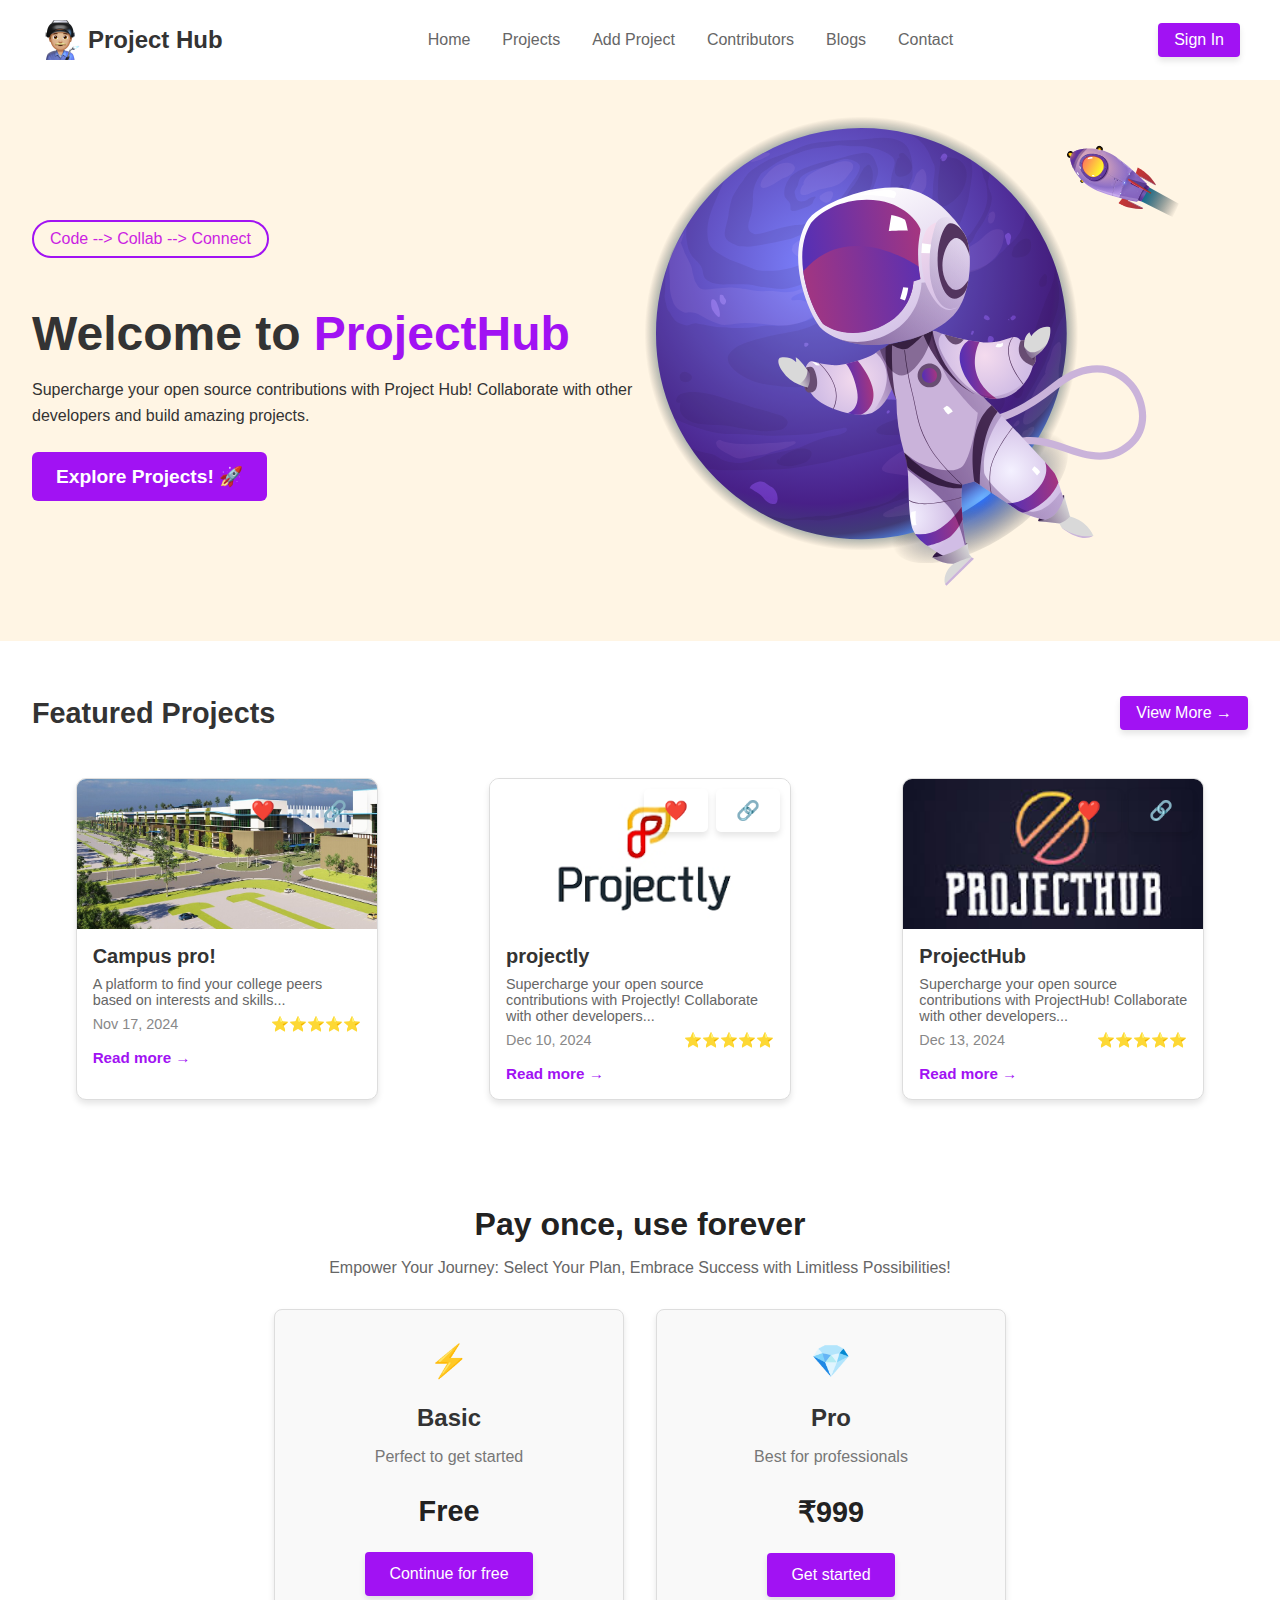
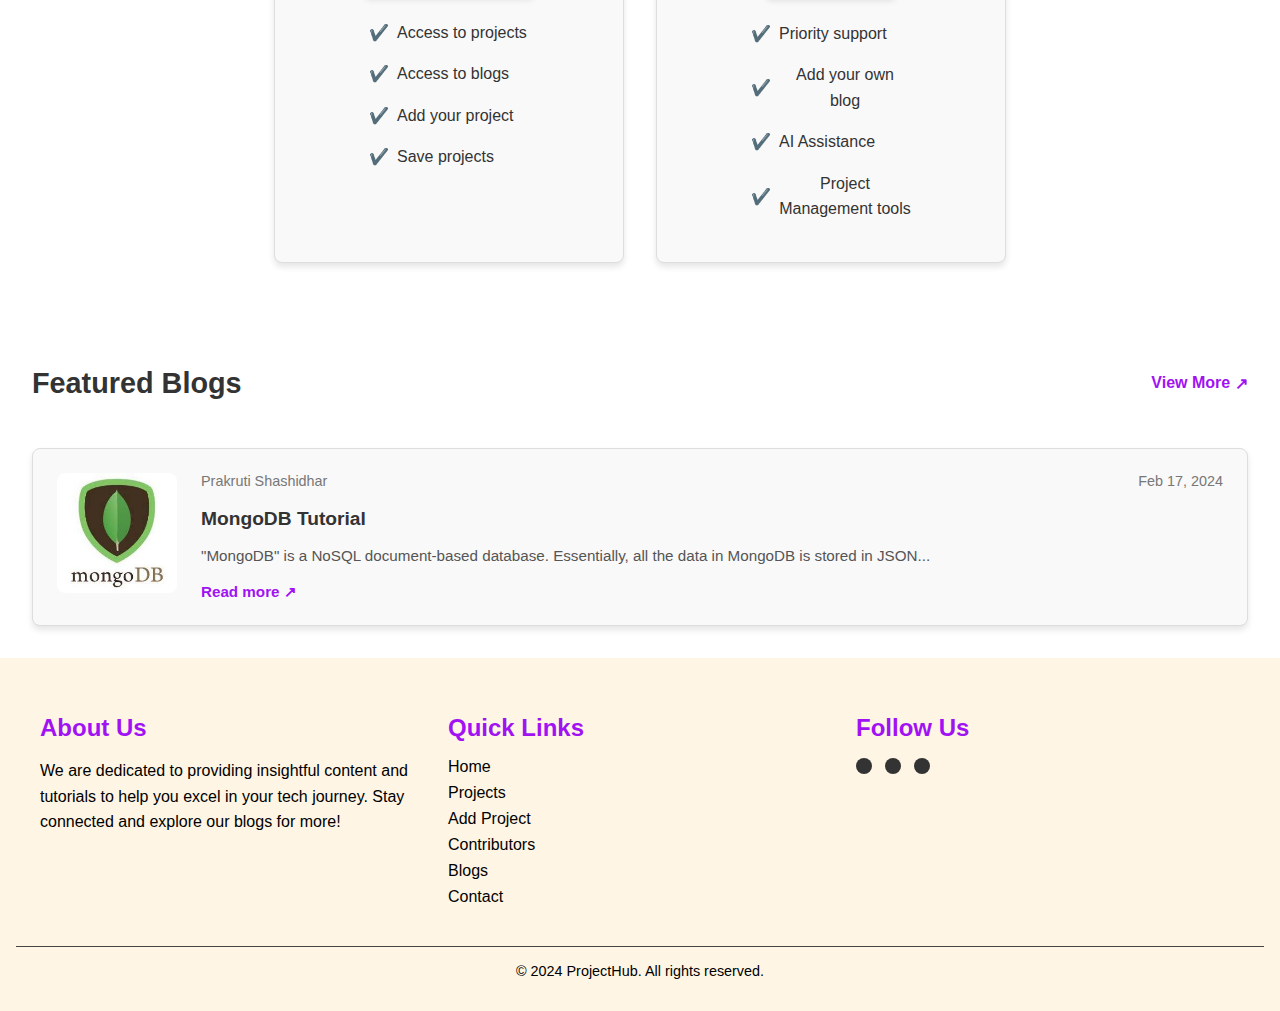
<file: index.html>
<!DOCTYPE html>
<html lang="en">
<head>
    <meta charset="UTF-8">
    <meta name="viewport" content="width=device-width, initial-scale=1.0">
    <title>ProjectHub</title>
    <link rel="stylesheet" href="styles.css">
</head>
<body style =" 
margin-top: 0px;
margin-bottom: 0px;
margin-right: 0px;
margin-left: 0px;">
    <header>
        <div class="logo">
            <img src="logo.png" alt="Project Hub Logo" style = "width:40px;
            height:40px;
            " />
            <h1>Project Hub</h1>
        </div>
        <nav>
            <ul>
                <li><a href="index.html">Home</a></li>
                <li><a href="project.html">Projects</a></li>
                <li><a href="#">Add Project</a></li>
                <li><a href="contributor.html">Contributors</a></li>
                <li><a href="blog.html">Blogs</a></li>
                <li><a href="contact.html">Contact</a></li>
            </ul>
        </nav>
        <button class="sign-in">Sign In</button>
    </header>
    

    <main>
        <section class="hero">
            <div class="hero-content">
                <div class="tagline">Code --> Collab --> Connect</div>
                <h1>Welcome to <span class="highlight">ProjectHub</span></h1>
                <p>Supercharge your open source contributions with Project Hub! Collaborate with other developers and build amazing projects.</p>
                <a href="project.html" class="explore-button">Explore Projects! <span>🚀</span></a>
            </div>
            <div class="hero-image">
                <img src="astronaut.svg" alt="Astronaut Illustration">
            </div>
        </section>

        <section class="featured-projects">
            <div class="section-header">
                <h2>Featured Projects</h2>
                <button class="view-more-btn">View More &rarr;</button>
            </div>
            <div class="projects-grid">
                <!-- Card 1 -->
                <div class="project-card">
                    <img src="campus-ping.jpg" alt="Campus Ping Project">
                    <div class="project-details">
                        <h3>Campus pro!</h3>
                        <p>A platform to find your college peers based on interests and skills...</p>
                        <div class="project-meta">
                            <span class="date">Nov 17, 2024</span>
                            <div class="rating">⭐⭐⭐⭐⭐</div>
                        </div>
                        <a href="#" class="read-more">Read more &rarr;</a>
                    </div>
                    <div class="project-actions">
                        <button class="like-btn">❤️</button>
                        <button class="share-btn">🔗</button>
                    </div>
                </div>
                <!-- Card 2 -->
                <div class="project-card">
                    <img src="project-hub.png" alt="Project Hub">
                    <div class="project-details">
                        <h3>projectly</h3>
                        <p>Supercharge your open source contributions with Projectly! Collaborate with other developers...</p>
                        <div class="project-meta">
                            <span class="date">Dec 10, 2024</span>
                            <div class="rating">⭐⭐⭐⭐⭐</div>
                        </div>
                        <a href="#" class="read-more">Read more &rarr;</a>
                    </div>
                    <div class="project-actions">
                        <button class="like-btn">❤️</button>
                        <button class="share-btn">🔗</button>
                    </div>
                </div>
                <!-- Card 3 -->
                <div class="project-card">
                    <img src="project-hub.jpg" alt="Project Hub">
                    <div class="project-details">
                        <h3>ProjectHub</h3>
                        <p>Supercharge your open source contributions with ProjectHub! Collaborate with other developers...</p>
                        <div class="project-meta">
                            <span class="date">Dec 13, 2024</span>
                            <div class="rating">⭐⭐⭐⭐⭐</div>
                        </div>
                        <a href="#" class="read-more">Read more &rarr;</a>
                    </div>
                    <div class="project-actions">
                        <button class="like-btn">❤️</button>
                        <button class="share-btn">🔗</button>
                    </div>
                </div>
            </div>
        </section>
        
        <section class="pricing-section">
            <h2>Pay once, use forever</h2>
            <p class="subtitle">Empower Your Journey: Select Your Plan, Embrace Success with Limitless Possibilities!</p>
            <div class="pricing-cards">
                <!-- Basic Plan -->
                <div class="pricing-card">
                    <div class="icon">⚡</div>
                    <h3>Basic</h3>
                    <p class="plan-description">Perfect to get started</p>
                    <p class="price">Free</p>
                    <button class="action-button">Continue for free</button>
                    <ul class="features">
                        <li><span class="checkmark">✔️</span> Access to projects</li>
                        <li> <span class="checkmark">✔️</span> Access to blogs</li>
                        <li><span class="checkmark">✔️</span> Add your project</li>
                        <li><span class="checkmark">✔️</span> Save projects</li>
                    </ul>
                </div>
                <!-- Pro Plan -->
                <div class="pricing-card">
                    <div class="icon">💎</div>
                    <h3>Pro</h3>
                    <p class="plan-description">Best for professionals</p>
                    <p class="price">₹999</p>
                    <button class="action-button">Get started</button>
                    <ul class="features">
                        <li>
                            <span class="checkmark">✔️</span> Priority support
                        </li>
                        <li>
                            <span class="checkmark">✔️</span> Add your own blog
                        </li>
                        <li>
                            <span class="checkmark">✔️</span> AI Assistance
                        </li>
                        <li>
                            <span class="checkmark">✔️</span> Project Management tools
                        </li>
                    </ul>
                </div>
            </div>
        </section>
        <section class="featured-blogs">
            <div class="header">
                <h2>Featured Blogs</h2>
                <a href="#" class="view-more">View More <span>↗</span></a>
            </div>
            <div class="blog-card">
                <div class="blog-image">
                    <img src="mongo.jpg" alt="Blog Thumbnail" />
                </div>
                <div class="blog-content">
                    <div class="blog-meta">
                        <span class="author">Prakruti Shashidhar</span>
                        <span class="date">Feb 17, 2024</span>
                    </div>
                    <h3 class="blog-title">MongoDB Tutorial</h3>
                    <p class="blog-description">
                        "MongoDB" is a NoSQL document-based database. Essentially, all the data in MongoDB is stored in JSON...
                    </p>
                    <a href="#" class="read-more">Read more <span>↗</span></a>
                </div>
            </div>
        </section>
        <footer class="footer">
            <div class="footer-container">
                <div class="footer-section">
                    <h3>About Us</h3>
                    <p>
                        We are dedicated to providing insightful content and tutorials to help you excel in your tech journey. Stay connected and explore our blogs for more!
                    </p>
                </div>
                <div class="footer-section">
                    <h3>Quick Links</h3>
                    <ul>
                        <li><a href="index.html">Home</a></li>
                        <li><a href="project.html">Projects</a></li>
                        <li><a href="#">Add Project</a></li>
                        <li><a href="contributor.html">Contributors</a></li>
                        <li><a href="blog.html">Blogs</a></li>
                        <li><a href="contact.html">Contact</a></li>
                    </ul>
                </div>
                <div class="footer-section">
                    <h3>Follow Us</h3>
                    <div class="social-links">
                        <a href="https://github.com/spraa" class="social-icon"><i class="devicon-github-original"></i></a>
                        <a href="https://x.com/Purplettearmy" class="social-icon"><i class="devicon-twitter-original"></i></a>
                        <a href="https:www.linkedin.com/in/prakrutishashidhar" class="social-icon">
                            <i class="devicon-linkedin-plain"></i>
                          </a>
                    </div>
                </div>
            </div>
            <div class="footer-bottom">
                <p>&copy; 2024 ProjectHub. All rights reserved.</p>
            </div>
        </footer>
                   
    </main>
</body>
</html>
</file>
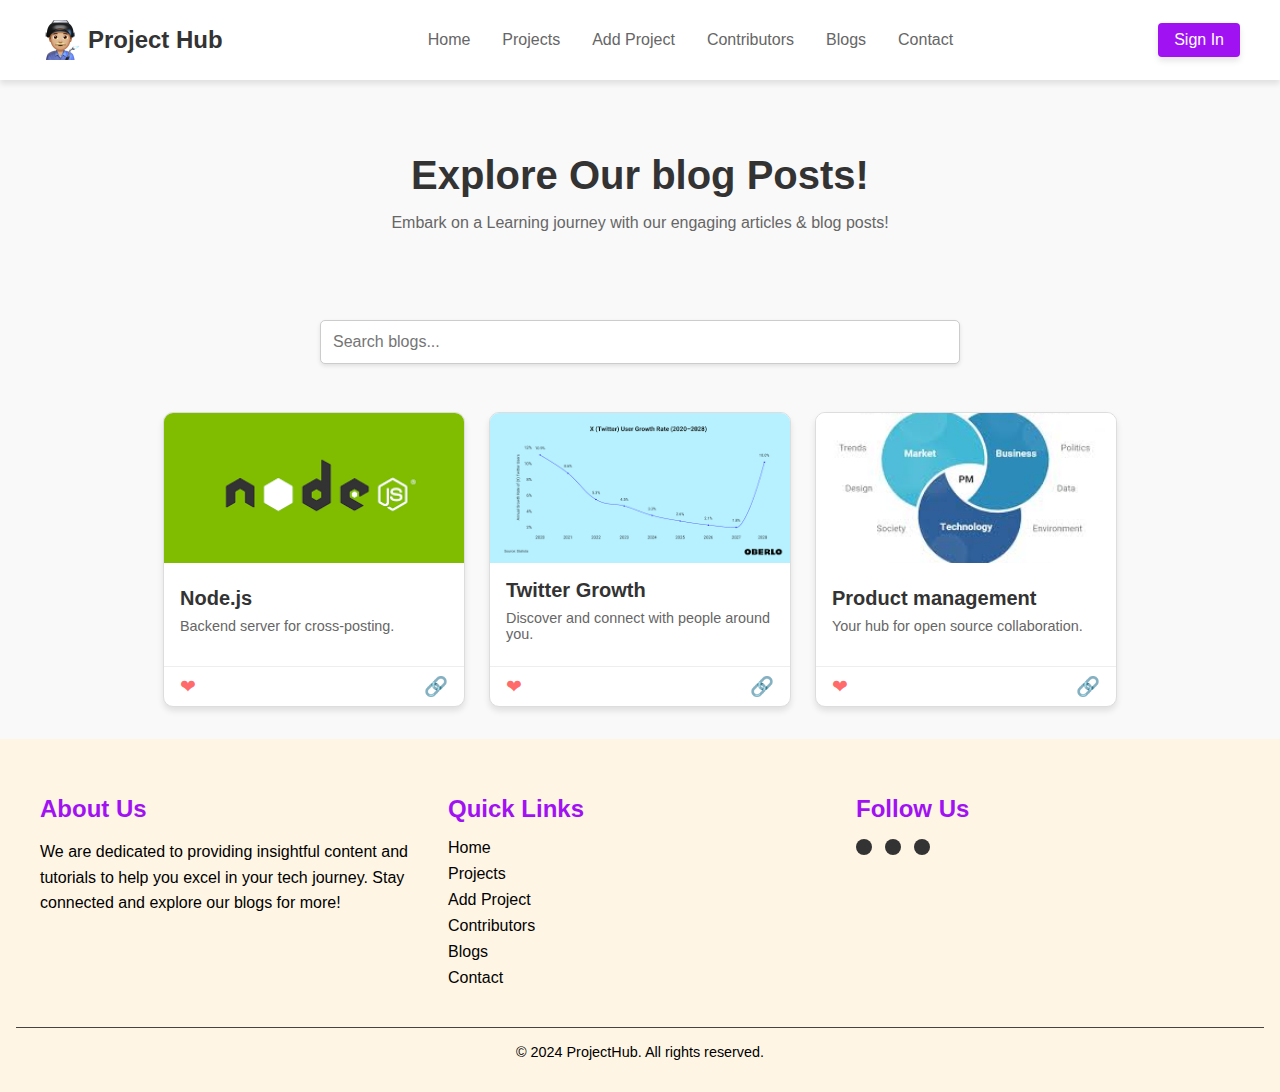
<file: blog.html>
<!DOCTYPE html>
<html lang="en">
<head>
    <meta charset="UTF-8">
    <meta name="viewport" content="width=device-width, initial-scale=1.0">
    <title>Project Hub</title>
    <link rel="stylesheet" href="styles.css">
</head>
<body style="margin: 0;">

    <!-- Header Section -->
    <header>
        <div class="logo">
            <img src="logo.png" alt="Project Hub Logo" style="width: 40px; height: 40px;">
            <h1>Project Hub</h1>
        </div>
        <nav>
            <ul>
                <li><a href="index.html">Home</a></li>
                <li><a href="project.html">Projects</a></li>
                <li><a href="#">Add Project</a></li>
                <li><a href="contributor.html">Contributors</a></li>
                <li><a href="blog.html">Blogs</a></li>
                <li><a href="contact.html">Contact</a></li>
            </ul>
        </nav>
        <button class="sign-in">Sign In</button>
    </header>

    <!-- Main Content -->
    <main>
        <!-- Introduction Section -->
        <div class="maintext">
            <h1>Explore Our blog Posts!</h1>
            <p>Embark on a Learning journey with our engaging articles & blog posts!</p>
        </div>

        <!-- Search Bar -->
        <div class="search-bar2">
            <input type="text" placeholder="Search blogs...">
        </div>

        <!-- Projects Section -->
        <section class="projects">
            <!-- Project Card 1 -->
            <div class="project-card">
                <img src="nodejs.png" alt="Project Thumbnail">
                <div class="content">
                    <h3>Node.js</h3>
                    <p>Backend server for cross-posting.</p>
                </div>
                <div class="actions">
                    <span class="icon">❤</span>
                    <span class="icon">🔗</span>
                </div>
            </div>

            <!-- Project Card 2 -->
            <div class="project-card">
                <img src="twittergrowth.png" alt="Project Thumbnail">
                <div class="content">
                    <h3>Twitter Growth</h3>
                    <p>Discover and connect with people around you.</p>
                </div>
                <div class="actions">
                    <span class="icon">❤</span>
                    <span class="icon">🔗</span>
                </div>
            </div>

            <!-- Project Card 3 -->
            <div class="project-card">
                <img src="pm.jpg" alt="Project Thumbnail">
                <div class="content">
                    <h3>Product management</h3>
                    <p>Your hub for open source collaboration.</p>
                </div>
                <div class="actions">
                    <span class="icon">❤</span>
                    <span class="icon">🔗</span>
                </div>
            </div>
        </section>
    </main>

    <!-- Footer Section -->
    <footer class="footer">
        <div class="footer-container">
            <!-- About Us -->
            <div class="footer-section">
                <h3>About Us</h3>
                <p>
                    We are dedicated to providing insightful content and tutorials to help you excel in your tech journey. Stay connected and explore our blogs for more!
                </p>
            </div>

            <!-- Quick Links -->
            <div class="footer-section">
                <h3>Quick Links</h3>
                <ul>
                    <li><a href="index.html">Home</a></li>
                <li><a href="project.html">Projects</a></li>
                <li><a href="#">Add Project</a></li>
                <li><a href="contributor.html">Contributors</a></li>
                <li><a href="blog.html">Blogs</a></li>
                <li><a href="contact.html">Contact</a></li>
                </ul>
            </div>

            <!-- Follow Us -->
            <div class="footer-section">
                <h3>Follow Us</h3>
                <div class="social-links">
                    <a href="https://github.com/spraa" class="social-icon"><i class="devicon-github-original"></i></a>
                    <a href="https://x.com/Purplettearmy" class="social-icon"><i class="devicon-twitter-original"></i></a>
                    <a href="https:www.linkedin.com/in/prakrutishashidhar" class="social-icon">
                        <i class="devicon-linkedin-plain"></i>
                      </a>
                </div>
            </div>
        </div>

        <!-- Footer Bottom -->
        <div class="footer-bottom">
            <p>&copy; 2024 ProjectHub. All rights reserved.</p>
        </div>
    </footer>

</body>
</html>
</file>
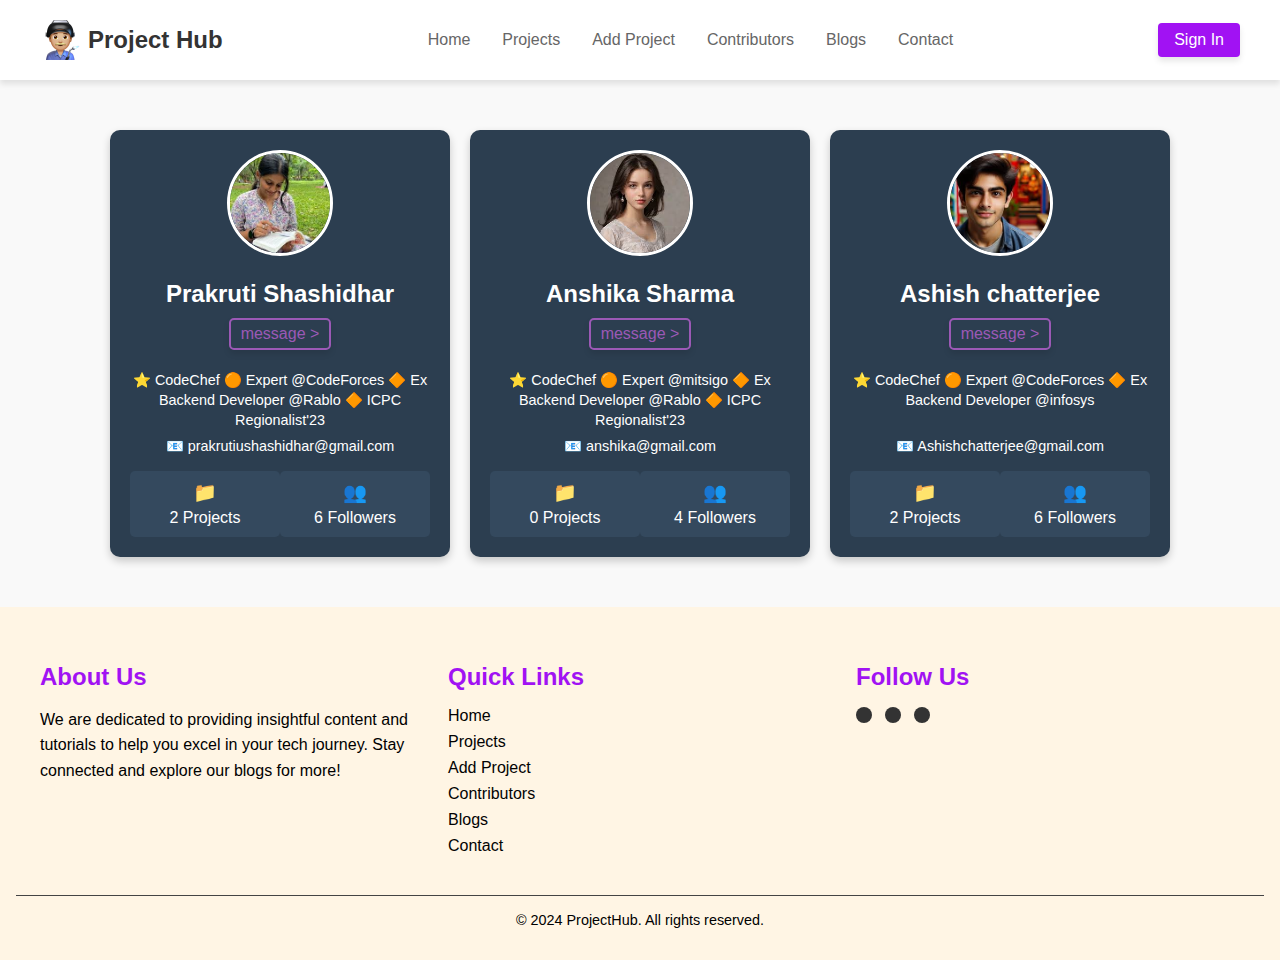
<file: contributor.html>
<!DOCTYPE html>
<html lang="en">
<head>
    <meta charset="UTF-8">
    <meta name="viewport" content="width=device-width, initial-scale=1.0">
    <title>Project Hub</title>
    <link rel="stylesheet" href="styles.css">
</head>
<body style="margin: 0;">

    <!-- Header Section -->
    <header>
        <div class="logo">
            <img src="logo.png" alt="Project Hub Logo" style="width: 40px; height: 40px;">
            <h1>Project Hub</h1>
        </div>
        <nav>
            <ul>
                <li><a href="index.html">Home</a></li>
                <li><a href="project.html">Projects</a></li>
                <li><a href="#">Add Project</a></li>
                <li><a href="contributor.html">Contributors</a></li>
                <li><a href="blog.html">Blogs</a></li>
                <li><a href="contact.html">Contact</a></li>
            </ul>
        </nav>
        <button class="sign-in">Sign In</button>
    </header>
    <body>
        <div class="card-container">
            <!-- User Card 1 -->
            <div class="user-card">
                <div class="profile">
                    <img src="prakrutis.jpg" alt="Ashutosh Gautam">
                    <h2>Prakruti Shashidhar</h2>
                    <button class="message-btn">message &gt;</button>
                    <p>⭐ CodeChef 🟠 Expert @CodeForces 🔶 Ex Backend Developer @Rablo 🔶 ICPC Regionalist'23</p>
                    <p>
                        
                        <span>📧 prakrutiushashidhar@gmail.com</span>
                    </p>
                </div>
                <div class="stats">
                    <div class="stat">
                        <span class="icon">📁</span>
                        <span>2 Projects</span>
                    </div>
                    <div class="stat">
                        <span class="icon">👥</span>
                        <span>6 Followers</span>
                    </div>
                </div>
            </div>
    
            <!-- User Card 2 -->
            <div class="user-card">
                <div class="profile">
                    <img src="anshika.jpg" alt="Anshika Sharma">
                    <h2>Anshika Sharma</h2>
                    <button class="message-btn">message &gt;</button>
                    <p>⭐ CodeChef 🟠 Expert @mitsigo 🔶 Ex Backend Developer @Rablo 🔶 ICPC Regionalist'23</p>
                    <p>
                        
                        <span>📧 anshika@gmail.com</span>
                    </p>
                </div>
                <div class="stats">
                    <div class="stat">
                        <span class="icon">📁</span>
                        <span>0 Projects</span>
                    </div>
                    <div class="stat">
                        <span class="icon">👥</span>
                        <span>4 Followers</span>
                    </div>
                </div>
            </div>
            <!-- User Card 3 -->
            <div class="user-card">
                <div class="profile">
                    <img src="ashish.jpg" alt="Ashutosh Gautam">
                    <h2>Ashish chatterjee</h2>
                    <button class="message-btn">message &gt;</button>
                    <p>⭐ CodeChef 🟠 Expert @CodeForces 🔶 Ex Backend Developer @infosys </p>
                    <p>
                        <a href="#"></a><br>
                        <span>📧 Ashishchatterjee@gmail.com</span>
                    </p>
                </div>
                <div class="stats">
                    <div class="stat">
                        <span class="icon">📁</span>
                        <span>2 Projects</span>
                    </div>
                    <div class="stat">
                        <span class="icon">👥</span>
                        <span>6 Followers</span>
                    </div>
                </div>
            </div>
        </div>
    </body>
    <!-- Footer Section -->
    <footer class="footer">
        <div class="footer-container">
            <!-- About Us -->
            <div class="footer-section">
                <h3>About Us</h3>
                <p>
                    We are dedicated to providing insightful content and tutorials to help you excel in your tech journey. Stay connected and explore our blogs for more!
                </p>
            </div>

            <!-- Quick Links -->
            <div class="footer-section">
                <h3>Quick Links</h3>
                <ul>
                    <li><a href="index.html">Home</a></li>
                    <li><a href="project.html">Projects</a></li>
                    <li><a href="#">Add Project</a></li>
                    <li><a href="contributor.html">Contributors</a></li>
                    <li><a href="blog.html">Blogs</a></li>
                    <li><a href="contact.html">Contact</a></li>
                </ul>
            </div>

            <!-- Follow Us -->
            <div class="footer-section">
                <h3>Follow Us</h3>
                <div class="social-links">
                    <a href="https://github.com/spraa" class="social-icon"><i class="devicon-github-original"></i></a>
                    <a href="https://x.com/Purplettearmy" class="social-icon"><i class="devicon-twitter-original"></i></a>
                    <a href="https:www.linkedin.com/in/prakrutishashidhar" class="social-icon">
                        <i class="devicon-linkedin-plain"></i>
                      </a>
                </div>
            </div>
        </div>

        <!-- Footer Bottom -->
        <div class="footer-bottom">
            <p>&copy; 2024 ProjectHub. All rights reserved.</p>
        </div>
    </footer>
    </html>
</file>
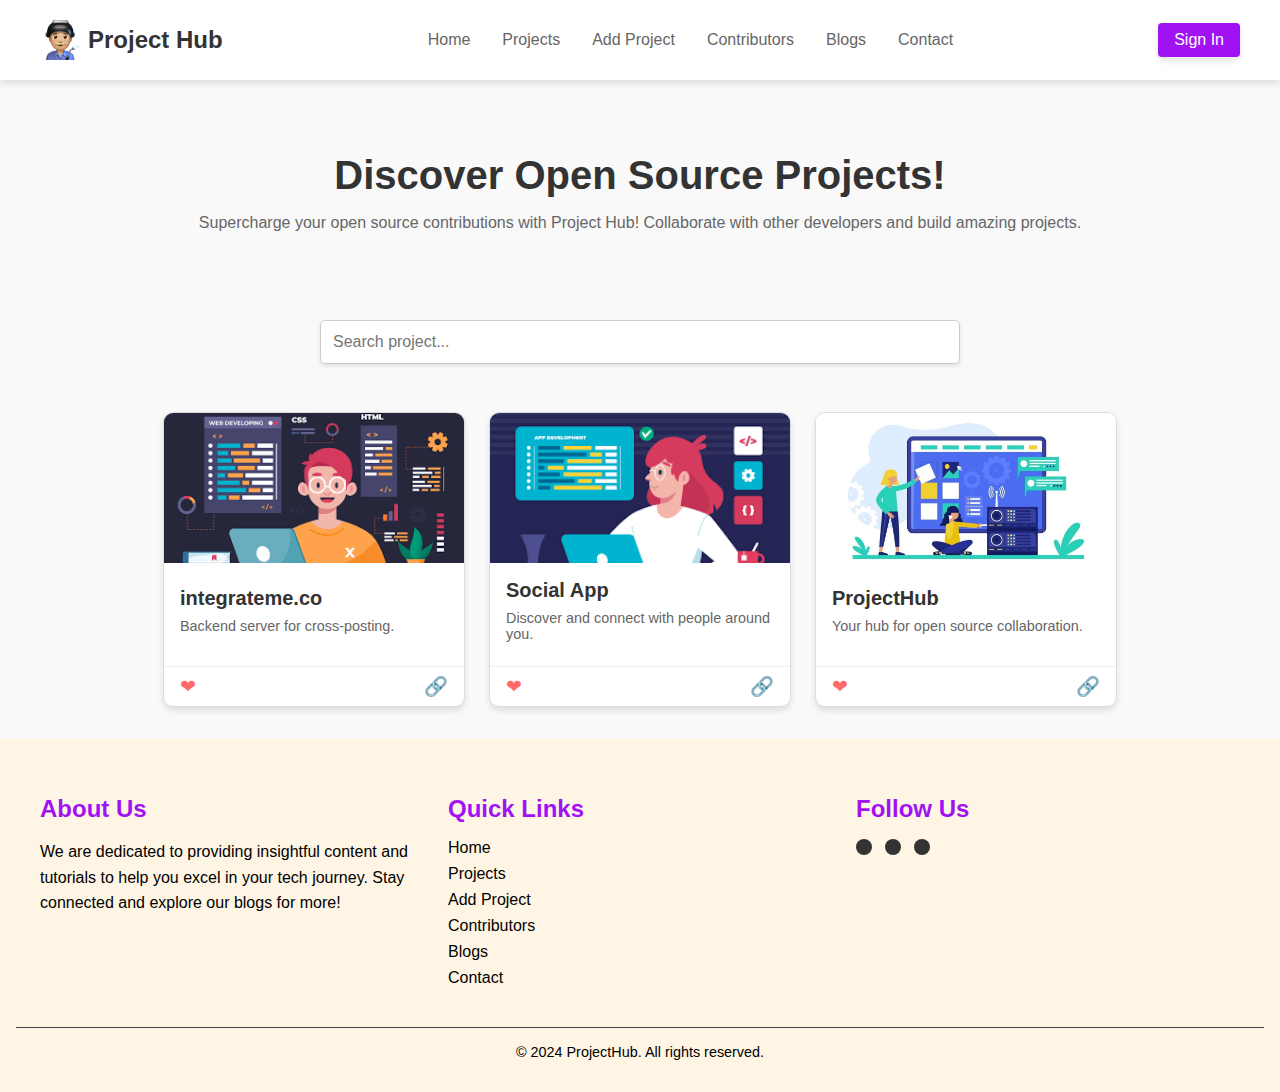
<file: project.html>
<!DOCTYPE html>
<html lang="en">
<head>
    <meta charset="UTF-8">
    <meta name="viewport" content="width=device-width, initial-scale=1.0">
    <title>Project Hub</title>
    <link rel="stylesheet" href="styles.css">
</head>
<body style="margin: 0;">

    <!-- Header Section -->
    <header>
        <div class="logo">
            <img src="logo.png" alt="Project Hub Logo" style="width: 40px; height: 40px;">
            <h1>Project Hub</h1>
        </div>
        <nav>
            <ul>
                <li><a href="index.html">Home</a></li>
                <li><a href="project.html">Projects</a></li>
                <li><a href="#">Add Project</a></li>
                <li><a href="contributor.html">Contributors</a></li>
                <li><a href="blog.html">Blogs</a></li>
                <li><a href="contact.html">Contact</a></li>
            </ul>
        </nav>
        <button class="sign-in">Sign In</button>
    </header>

    <!-- Main Content -->
    <main>
        <!-- Introduction Section -->
        <div class="maintext">
            <h1>Discover Open Source Projects!</h1>
            <p>Supercharge your open source contributions with Project Hub! Collaborate with other developers and build amazing projects.</p>
        </div>

        <!-- Search Bar -->
        <div class="search-bar">
            <input type="text" placeholder="Search project...">
        </div>

        <!-- Projects Section -->
        <section class="projects">
            <!-- Project Card 1 -->
            <div class="project-card">
                <img src="illustration1.png" alt="Project Thumbnail">
                <div class="content">
                    <h3>integrateme.co</h3>
                    <p>Backend server for cross-posting.</p>
                </div>
                <div class="actions">
                    <span class="icon">❤</span>
                    <span class="icon">🔗</span>
                </div>
            </div>

            <!-- Project Card 2 -->
            <div class="project-card">
                <img src="illustration2.png" alt="Project Thumbnail">
                <div class="content">
                    <h3>Social App</h3>
                    <p>Discover and connect with people around you.</p>
                </div>
                <div class="actions">
                    <span class="icon">❤</span>
                    <span class="icon">🔗</span>
                </div>
            </div>

            <!-- Project Card 3 -->
            <div class="project-card">
                <img src="illustration3.png" alt="Project Thumbnail">
                <div class="content">
                    <h3>ProjectHub</h3>
                    <p>Your hub for open source collaboration.</p>
                </div>
                <div class="actions">
                    <span class="icon">❤</span>
                    <span class="icon">🔗</span>
                </div>
            </div>
        </section>
    </main>

    <!-- Footer Section -->
    <footer class="footer">
        <div class="footer-container">
            <!-- About Us -->
            <div class="footer-section">
                <h3>About Us</h3>
                <p>
                    We are dedicated to providing insightful content and tutorials to help you excel in your tech journey. Stay connected and explore our blogs for more!
                </p>
            </div>

            <!-- Quick Links -->
            <div class="footer-section">
                <h3>Quick Links</h3>
                <ul>
                    <li><a href="index.html">Home</a></li>
                    <li><a href="project.html">Projects</a></li>
                    <li><a href="#">Add Project</a></li>
                    <li><a href="contributor.html">Contributors</a></li>
                    <li><a href="blog.html">Blogs</a></li>
                    <li><a href="contact.html">Contact</a></li>
                </ul>
            </div>

            <!-- Follow Us -->
            <div class="footer-section">
                <h3>Follow Us</h3>
                <div class="social-links">
                    <a href="https://github.com/spraa" class="social-icon"><i class="devicon-github-original"></i></a>
                    <a href="https://x.com/Purplettearmy" class="social-icon"><i class="devicon-twitter-original"></i></a>
                    <a href="https:www.linkedin.com/in/prakrutishashidhar" class="social-icon">
                        <i class="devicon-linkedin-plain"></i>
                      </a>
                </div>
            </div>
        </div>

        <!-- Footer Bottom -->
        <div class="footer-bottom">
            <p>&copy; 2024 ProjectHub. All rights reserved.</p>
        </div>
    </footer>

</body>
</html>
</file>
<file: styles.css>
/*body*/


/* Header Container */
header {
    display: flex;
    align-items: center; /* Vertically align all items */
    justify-content: space-between; /* Push items to edges */
    padding: 0rem 2.5rem;
    padding-bottom: 10px;
    padding-top: 10px;
    background-color: #fff;
    box-shadow: 0 4px 6px rgba(0, 0, 0, 0.1);
    
}

/* Logo Section */
header .logo {
    display: flex;
    align-items: center;
    gap: 0.5rem;
}

header .logo h1 {
    font-size: 1.5rem;
    font-weight: bold;
    color: #333;
}

/* Navigation Menu */
header nav {
    flex: 1; /* Allows the nav section to stretch */
    display: flex;
    justify-content: center; /* Center-align the navigation menu */
}

header nav ul {
    display: flex;
    list-style: none;
    margin: 0;
    padding: 0;
    gap: 2rem; /* Space between menu items */
}

header nav ul li a {
    text-decoration: none;
    font-size: 1rem;
    color: #666;
    transition: color 0.3s ease;
    position: relative;
}

header nav ul li a:hover {
    color:#cb1fe2;;
}

header nav ul li a::after {
    content: "";
    display: block;
    width: 0;
    height: 2px;
    background:  #a112f3;
    transition: width 0.3s;
    position: absolute;
    left: 0;
    bottom: -2px;
}

header nav ul li a:hover::after {
    width: 100%;
}

/* Sign In Button */
header .sign-in {
    background-color: #a112f3;
    border: none;
    color: #fff;
    padding: 0.5rem 1rem;
    border-radius: 4px;
    cursor: pointer;
    font-size: 1rem;
    transition: background-color 0.3s ease;
    margin-left: auto; /* Pushes button to the far right */
}

header .sign-in:hover {
    background-color: #cb1fe2;
    color: #fff;
}



main .hero {
    display: flex;
    justify-content: space-between;
    align-items: center;
    padding: 2rem;
    background-color: #fff5e4;
}

main .hero-content {
    max-width: 50%;
}

main .hero-content .tagline {
    font-size: 1rem;
    color: #cb1fe2;
    border: 2px solid #a112f3;
    border-radius: 20px;
    padding: 0.5rem 1rem;
    display: inline-block;
    margin-bottom: 1rem;
}

main .hero-content h1 {
    font-size: 3rem;
    margin-bottom: 1rem;
}

main .hero-content h1 .highlight {
    color:#a112f3;
}

main .hero-content p {
    font-size: 1rem;
    margin-bottom: 1.5rem;
    line-height: 1.6;
}

main .explore-button {
    display: inline-block;
    text-decoration: none;
    color: #fff;
    background-color:  #a112f3;
    padding: 0.8rem 1.5rem;
    font-size: 1.2rem;
    border-radius: 6px;
    font-weight: bold;
    transition: background-color 0.3s ease, transform 0.3s ease;
}

main .explore-button:hover {
    background-color: #cb1fe2;
    transform: translateY(-5px);
}

main .hero-image img {
    max-width: 90%;
    height: auto;
}
/* General Section Styling */
.featured-projects {
    padding: 2rem;
    background-color: #ffffff;
    margin: 0;
}

.featured-projects .section-header {
    display: flex;
    justify-content: space-between;
    align-items: center;
    margin-bottom: 1.5rem;
}

.featured-projects .section-header h2 {
    font-size: 1.8rem;
    font-weight: bold;
    color: #333;
}

.featured-projects .view-more-btn {
    background-color: #a112f3;
    color: #fff;
    border: none;
    padding: 0.5rem 1rem;
    border-radius: 4px;
    cursor: pointer;
    font-size: 1rem;
    transition: background-color 0.3s ease;
}

.featured-projects .view-more-btn:hover {
    background-color: #cb1fe2;
}

/* Grid Layout */
.featured-projects .projects-grid {
    display: grid;
    grid-template-columns: repeat(auto-fit, minmax(250px, 1fr));
    gap: 1.5rem;
    justify-items: center;
}

/* Project Card */
.project-card {
    background-color: #fff;
    border: 1px solid #ddd;
    border-radius: 8px;
    overflow: hidden;
    box-shadow: 0 4px 6px rgba(0, 0, 0, 0.1);
    position: relative;
    display: flex;
    flex-direction: column;
    justify-content: space-between;
}

.project-card img {
    width: 100%;
    height: 150px;
    object-fit: cover;
}

.project-details {
    padding: 1rem;
    flex-grow: 1;
}

.project-details h3 {
    font-size: 1.2rem;
    margin: 0 0 0.5rem;
    color: #333;
}

.project-details p {
    font-size: 0.9rem;
    color: #666;
    margin: 0 0 1rem;
}

.project-meta {
    display: flex;
    justify-content: space-between;
    align-items: center;
    font-size: 0.9rem;
    margin-bottom: 1rem;
    color: #888;
}

.project-meta .rating {
    color: #f39c12;
}

.read-more {
    font-size: 0.9rem;
    color:#a112f3;
    text-decoration: none;
    font-weight: bold;
}

.read-more:hover {
    text-decoration: underline;
    color: #cb1fe2;
}

/* Action Buttons */
.project-actions {
    position: absolute;
    top: 10px;
    right: 10px;
    display: flex;
    gap: 0.5rem;
}

.project-actions button {
    background: none;
    border: none;
    font-size: 1.2rem;
    cursor: pointer;
    transition: color 0.3s ease;
    
}

.project-actions button:hover {
    background-color: #cb1fe2;
}






/* General Section Styling */
.pricing-section {
    text-align: center;
    padding: 3rem 1rem;
    background-color: #ffffff;
    color: #333;
}

.pricing-section h2 {
    font-size: 2rem;
    font-weight: bold;
    margin-bottom: 0.5rem;
    color: #222;
}

.pricing-section .subtitle {
    font-size: 1rem;
    color: #666;
    margin-bottom: 2rem;
}





/* Pricing Cards Grid */
.pricing-cards {
    display: flex;
    justify-content: center;
    gap: 2rem;
    flex-wrap: wrap;
}



/* Individual Pricing Card */
.pricing-card {
    background-color: #f9f9f9;
    border: 1px solid #ddd;
    border-radius: 8px;
    width: 300px;
    padding: 2rem 1.5rem;
    box-shadow: 0 4px 6px rgba(0, 0, 0, 0.1);
    text-align: center;
}

.pricing-card .icon {
    font-size: 2rem;
    margin-bottom: 0.5rem;
    color: #f39c12;
}

.pricing-card h3 {
    font-size: 1.5rem;
    font-weight: bold;
    margin-bottom: 0.5rem;
    color: #333;
}

.pricing-card .plan-description {
    font-size: 1rem;
    color: #777;
    margin-bottom: 1rem;
}

.pricing-card .price {
    font-size: 1.8rem;
    font-weight: bold;
    color: #222;
    margin-bottom: 1.5rem;
}

.pricing-card .action-button {
    background-color: #a112f3;
    color: #fff;
    border: none;
    border-radius: 4px;
    padding: 0.8rem 1.5rem;
    font-size: 1rem;
    cursor: pointer;
    margin-bottom: 1.5rem;
    transition: background-color 0.3s ease;
}

.pricing-card .action-button:hover {
    background-color: #cb1fe2;
}

/* Features List */
.pricing-card .features {
    list-style: none;
    padding: 0;
    margin: 0;
    color: #555;
    font-size: 0.9rem;
    line-height: 1.6;
    display: flex;
    flex-direction: column;
    gap: 0.5rem; 
}

.pricing-card .features li {
    margin-bottom: 0.5rem;
    display: flex;
    align-items: center; /* Vertically aligns the checkmark with the text */
    font-size: 1rem;
    color: #333;
    margin-left: 70px;
    margin-right: 70px;

}

.checkmark {
     /* Slightly larger for emphasis */
    margin-right: 0.5rem;
}

/* Responsive Design */
@media (max-width: 768px) {
    .pricing-cards {
        flex-direction: column;
        align-items: center;
    }
}
/* General Section Styling */
.featured-blogs {
    padding: 2rem;
    background-color: #fff;
    font-family: Arial, sans-serif;
}

.featured-blogs .header {
    display: flex;
    justify-content: space-between;
    align-items: center;
    margin-bottom: 1.5rem;
}

.featured-blogs h2 {
    font-size: 1.8rem;
    font-weight: bold;
    color: #333;
}

.featured-blogs .view-more {
    font-size: 1rem;
    color: #a112f3;
    text-decoration: none;
    font-weight: bold;
    display: flex;
    align-items: center;
}

.featured-blogs .view-more span {
    margin-left: 0.3rem;
}

/* Blog Card Styling */
.blog-card {
    display: flex;
    gap: 1.5rem;
    border: 1px solid #ddd;
    border-radius: 8px;
    padding: 1.5rem;
    background-color: #f9f9f9;
    box-shadow: 0 4px 6px rgba(0, 0, 0, 0.1);
}

.blog-image img {
    width: 120px;
    height: 120px;
    border-radius: 8px;
    object-fit: cover;
}

.blog-content {
    flex: 1;
}

.blog-meta {
    display: flex;
    justify-content: space-between;
    font-size: 0.9rem;
    color: #777;
    margin-bottom: 0.5rem;
}

.blog-title {
    font-size: 1.2rem;
    font-weight: bold;
    color: #333;
    margin-bottom: 0.5rem;
}

.blog-description {
    font-size: 0.95rem;
    color: #555;
    margin-bottom: 1rem;
    line-height: 1.4;
}

.read-more {
    font-size: 0.95rem;
    color: #a112f3;
    text-decoration: none;
    font-weight: bold;
    display: inline-flex;
    align-items: center;
}

.read-more span {
    margin-left: 0.3rem;
}

/* Responsive Design */
@media (max-width: 768px) {
    .blog-card {
        flex-direction: column;
        align-items: center;
        text-align: center;
    }

    .blog-image img {
        width: 100%;
        max-width: 300px;
        height: auto;
    }

    .blog-meta {
        flex-direction: column;
    }
}
/* Footer Styles */
.footer {
    background-color: #fff5e4;
    color: #000000;
    padding: 2rem 1rem;
    font-family: Arial, sans-serif;
}

.footer-container {
    display: flex;
    justify-content: space-between;
    flex-wrap: wrap;
    gap: 1.5rem;
    max-width: 1200px;
    margin: 0 auto;
}

.footer-section {
    flex: 1 1 calc(33.33% - 1rem);
    min-width: 250px;
}

.footer-section h3 {
    font-size: 1.5rem;
    margin-bottom: 1rem;
    color: #a112f3;
}

.footer-section p {
    font-size: 1rem;
    line-height: 1.6;
}

.footer-section ul {
    list-style: none;
    padding: 0;
    margin: 0;
}

.footer-section ul li {
    margin-bottom: 0.5rem;
}

.footer-section ul li a {
    text-decoration: none;
    color: #020202;
    font-size: 1rem;
    transition: color 0.3s ease;
}

.footer-section ul li a:hover {
    color: #cb1fe2;
}

/* Social Links */
.social-links {
    display: flex;
    gap: 0.8rem;
}

.social-icon {
    display: inline-block;
    background-color: #333;
    color: #fff;
    padding: 0.5rem;
    border-radius: 50%;
    font-size: 1.2rem;
    text-decoration: none;
    transition: background-color 0.3s ease, color 0.3s ease;
}

.social-icon:hover {
    background-color: #cb1fe2;
    color: #222;
}

/* Footer Bottom */
.footer-bottom {
    text-align: center;
    margin-top: 2rem;
    border-top: 1px solid #444;
    padding-top: 1rem;
    font-size: 0.9rem;
    color: #000000;
}

.footer-bottom p {
    margin: 0;
}

/* Responsive Design */
@media (max-width: 768px) {
    .footer-container {
        flex-direction: column;
        align-items: center;
        text-align: center;
    }

    .footer-section {
        min-width: 100%;
    }

    .social-links {
        justify-content: center;
    }
}
body {
    font-family: Arial, sans-serif;
    margin: 0;
    padding: 0;
    background-color: #f9f9f9;
}

.maintext {
    display: flex;
    flex-direction: column;
    justify-content: center;
    align-items: center;
    text-align: center; /* To center text alignment */
    margin-top: 20px;
    margin-bottom: 20px;
    flex-wrap: wrap;
    min-height: 200px; /* Optional: Adjust this for vertical centering relative to the section height */
}

.maintext h1 {
    font-size: 2.5rem;
    color: #333;
    margin: 0.5rem 0; /* Adjust spacing */
}

.maintext p {
    color: #666;
    margin: 0.5rem 0 1.5rem;
}




.search-bar {
    display: flex;
    justify-content: center;
    margin: 1rem 0;
}

.search-bar input {
    width: 50%;
    padding: 0.75rem;
    font-size: 1rem;
    border: 1px solid #ccc;
    border-radius: 5px;
    box-shadow: 0 2px 4px rgba(0, 0, 0, 0.1);
}

.projects {
    display: flex;
    flex-wrap: wrap;
    justify-content: center;
    gap: 1.5rem;
    padding: 2rem;
}

.project-card {
    width: 300px;
    background-color: #fff;
    border: 1px solid #ddd;
    border-radius: 10px;
    overflow: hidden;
    box-shadow: 0 4px 6px rgba(0, 0, 0, 0.1);
    transition: transform 0.3s;
}

.project-card:hover {
    transform: translateY(-5px);
}

.project-card img {
    width: 100%;
    height: 150px;
    object-fit: cover;
}

.project-card .content {
    padding: 1rem;
}

.project-card h3 {
    margin: 0;
    font-size: 1.25rem;
    color: #333;
}

.project-card p {
    margin: 0.5rem 0;
    color: #666;
    font-size: 0.9rem;
}

.project-card .actions {
    display: flex;
    justify-content: space-between;
    align-items: center;
    padding: 0.5rem 1rem;
    border-top: 1px solid #eee;
}

.project-card .actions .icon {
    cursor: pointer;
    color: #ff6b6b;
    font-size: 1.2rem;
}

/* General Body Styling */
body {
    font-family: Arial, sans-serif;
    background: #f9f9f9;
    margin: 0;
    padding: 0;
}

/* Navigation Bar Padding Fix */
.navbar {
    margin-bottom: 20px;
}

/* Card Container */
.card-container {
    display: flex;
    gap: 20px;
    justify-content: center;
    margin-top: 50px; /* Adds spacing between navbar and cards */
    margin-bottom: 50px;
}

/* User Card Styling */
.user-card {
    background-color: #2c3e50;
    color: white;
    width: 300px;
    border-radius: 10px;
    box-shadow: 0 4px 8px rgba(0, 0, 0, 0.2);
    padding: 20px;
    text-align: center;
}

/* Profile Section */
.profile img {
    width: 100px;
    height: 100px;
    border-radius: 50%;
    border: 3px solid #fff;
    margin-bottom: 10px;
    object-fit: cover; /* Ensures images fit correctly */
}

.profile h2 {
    margin: 10px 0;
    font-size: 1.5rem;
}

.message-btn {
    background: none;
    border: 2px solid #9b59b6;
    color: #9b59b6;
    padding: 5px 10px;
    border-radius: 5px;
    cursor: pointer;
    margin-bottom: 15px;
    font-size: 1rem; /* Adjust button font size */
}

.message-btn:hover {
    background-color: #9b59b6;
    color: white;
}

.profile p {
    font-size: 0.9rem;
    margin: 5px 0;
    line-height: 1.4; /* Improves text readability */
}

/* Stats Section */
.stats {
    display: flex;
    justify-content: space-between;
    margin-top: 15px;
}

.stat {
    text-align: center;
    background-color: #34495e;
    padding: 10px;
    border-radius: 5px;
    width: 45%;
}

.stat .icon {
    font-size: 1.2rem;
    display: block;
    margin-bottom: 5px;
}

/* Responsive Adjustments */
@media (max-width: 768px) {
    .card-container {
        flex-direction: column;
        align-items: center;
    }
    .user-card {
        margin-bottom: 20px;
    }
}

.search-bar2 {
    display: flex;
    justify-content: center;
    margin: 1rem 0;
}

.search-bar2 input {
    width: 50%;
    padding: 0.75rem;
    font-size: 1rem;
    border: 1px solid #ccc;
    border-radius: 5px;
    box-shadow: 0 2px 4px rgba(0, 0, 0, 0.1);
}
/* General Styles */
body {
    font-family: Arial, sans-serif;
    margin: 0;
    padding: 0;
    background-color: #f9f9f9;
    color: #333;
}

/* Contact Page Layout */
.contact-page {
    display: flex;
    justify-content: center;
    align-items: flex-start;
    padding: 50px;
    gap: 50px;
}

/* Contact Info Section */
.contact-info {
    width: 40%;
    padding: 20px;
    background: linear-gradient(to bottom, #aa19fd, #dea4ff);
    border-radius: 10px;
    box-shadow: 0 4px 8px rgba(0, 0, 0, 0.1);
}

.contact-info h2 {
    margin-bottom: 20px;
    font-size: 1.5rem;
}

.contact-info p {
    margin: 10px 0;
    line-height: 1.6;
}

.contact-info a {
    color: #333;
    text-decoration: none;
}

.contact-info a:hover {
    text-decoration: underline;
}

.contact-info img {
    width: 24px;
    height: 24px;
    margin-right: 10px;
}

/* Contact Form Section */
.contact-form {
    width: 50%;
}

.contact-form h2 {
    font-size: 1.5rem;
    margin-bottom: 10px;
}

.contact-form p {
    margin-bottom: 20px;
    color: #666;
}

.form-group {
    margin-bottom: 20px;
}

label {
    display: block;
    margin-bottom: 5px;
    font-size: 0.9rem;
    color: #555;
}

input, textarea {
    width: 100%;
    padding: 10px;
    font-size: 1rem;
    border: 1px solid #ccc;
    border-radius: 5px;
    outline: none;
    box-sizing: border-box;
}

input:focus, textarea:focus {
    border-color: #a112f3;
}

textarea {
    height: 100px;
    resize: none;
}

button {
    background-color: #a112f3;
    color: white;
    border: none;
    padding: 10px 20px;
    font-size: 1rem;
    border-radius: 5px;
    cursor: pointer;
    box-shadow: 0 4px 6px rgba(0, 0, 0, 0.1);
    transition: background-color 0.3s;
}

button:hover {
    background-color: #cb1fe2;
}

button span {
    margin-left: 5px;
}
</file>
